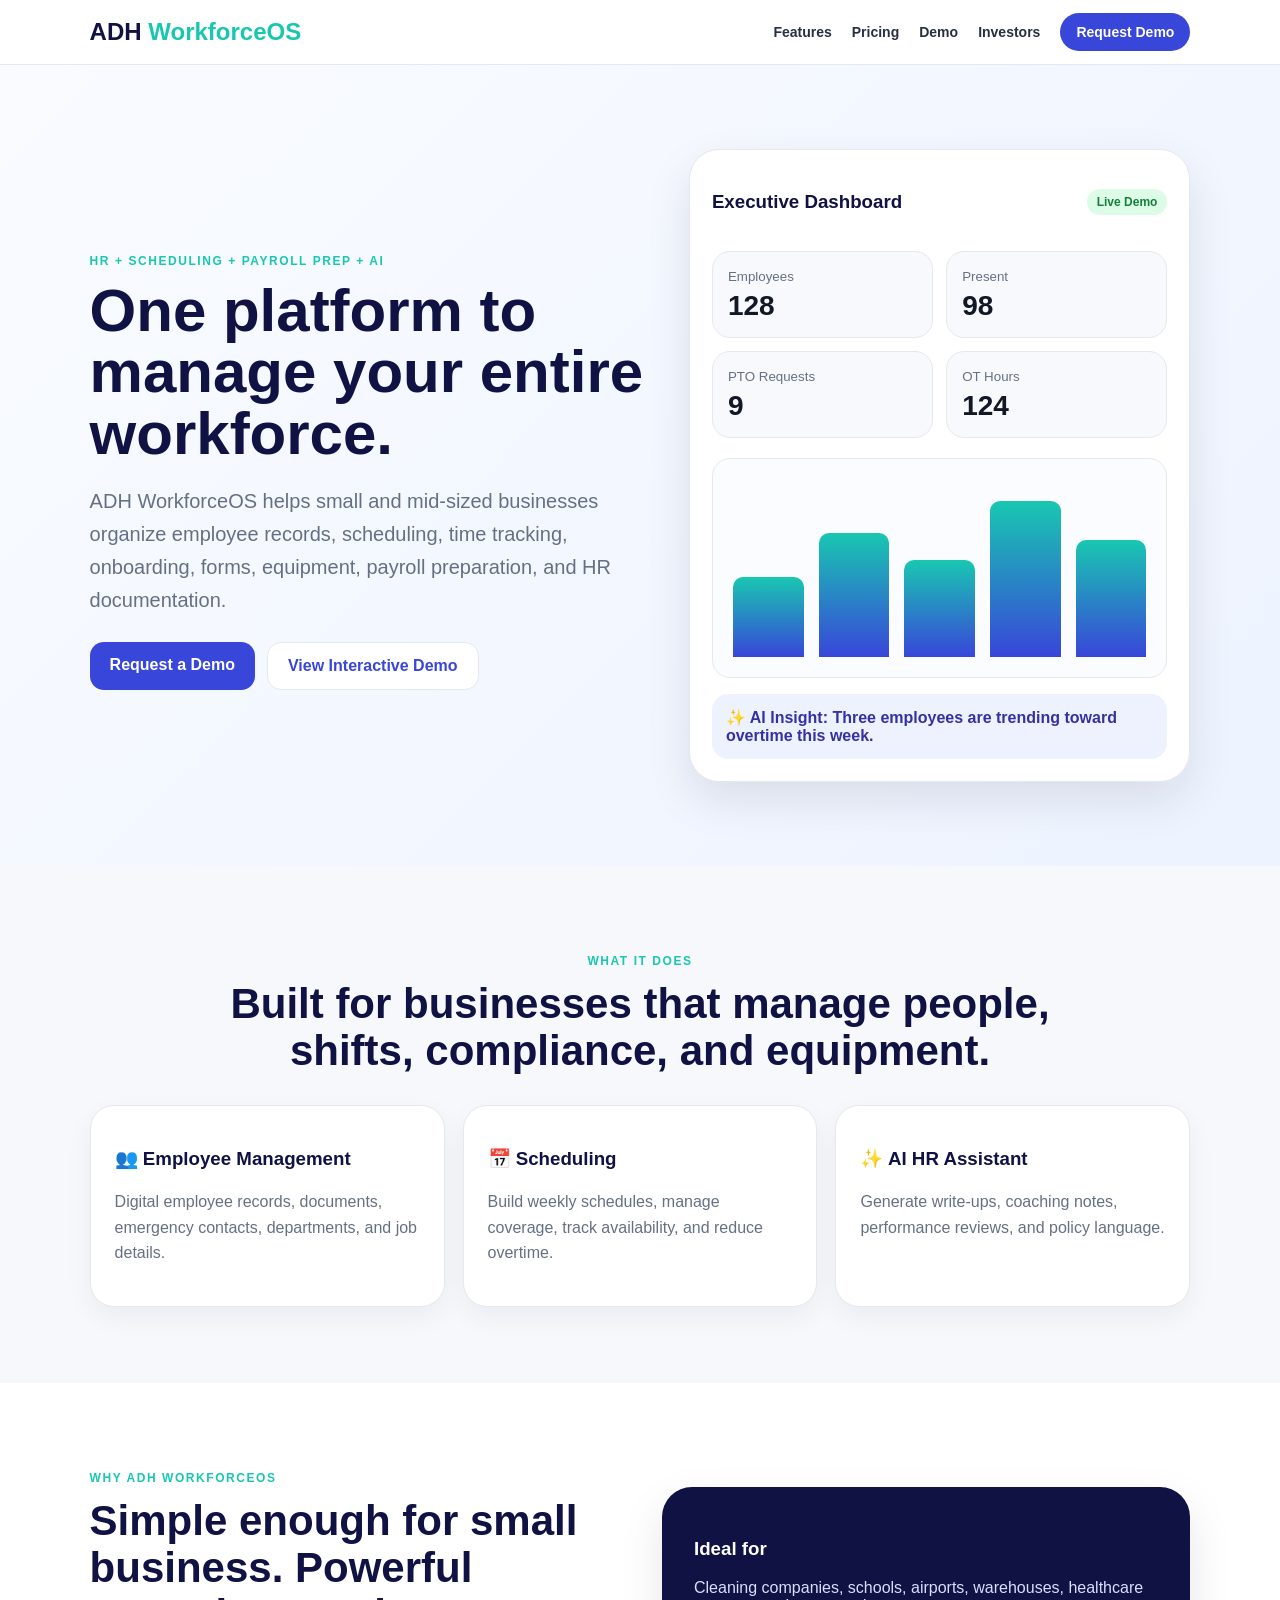
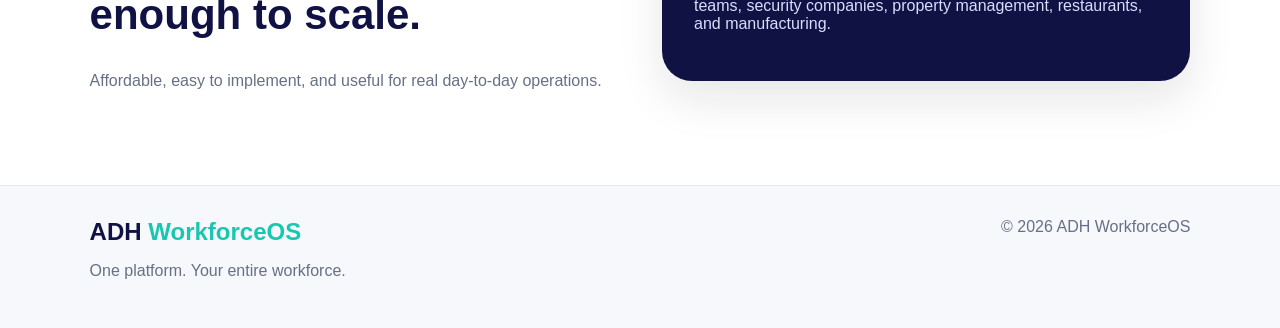
<file: index.html>
<!DOCTYPE html><html lang="en"><head><meta charset="UTF-8"><meta name="viewport" content="width=device-width, initial-scale=1.0"><title>Home | ADH WorkforceOS</title><link rel="stylesheet" href="styles.css"></head><body><header class="header"><a class="logo" href="index.html">ADH <span>WorkforceOS</span></a><nav class="nav"><a href="features.html">Features</a><a href="pricing.html">Pricing</a><a href="demo.html">Demo</a><a href="investors.html">Investors</a><a href="contact.html" class="cta">Request Demo</a></nav></header>
<section class="hero"><div><p class="eyebrow">HR + Scheduling + Payroll Prep + AI</p><h1>One platform to manage your entire workforce.</h1><p class="lead">ADH WorkforceOS helps small and mid-sized businesses organize employee records, scheduling, time tracking, onboarding, forms, equipment, payroll preparation, and HR documentation.</p><div class="actions"><a href="contact.html" class="btn primary">Request a Demo</a><a href="demo.html" class="btn secondary">View Interactive Demo</a></div></div><div class="dashboard"><div class="topline"><h3>Executive Dashboard</h3><span class="badge">Live Demo</span></div><div class="stats"><div class="stat"><small>Employees</small><b>128</b></div><div class="stat"><small>Present</small><b>98</b></div><div class="stat"><small>PTO Requests</small><b>9</b></div><div class="stat"><small>OT Hours</small><b>124</b></div></div><div class="chart"><div class="bar" style="height:45%"></div><div class="bar" style="height:70%"></div><div class="bar" style="height:55%"></div><div class="bar" style="height:88%"></div><div class="bar" style="height:66%"></div></div><div class="ai-note">✨ AI Insight: Three employees are trending toward overtime this week.</div></div></section>
<section class="section"><p class="eyebrow center">What It Does</p><h2>Built for businesses that manage people, shifts, compliance, and equipment.</h2><div class="grid"><div class="card"><h3>👥 Employee Management</h3><p>Digital employee records, documents, emergency contacts, departments, and job details.</p></div><div class="card"><h3>📅 Scheduling</h3><p>Build weekly schedules, manage coverage, track availability, and reduce overtime.</p></div><div class="card"><h3>✨ AI HR Assistant</h3><p>Generate write-ups, coaching notes, performance reviews, and policy language.</p></div></div></section>
<section class="section white"><div class="split"><div><p class="eyebrow">Why ADH WorkforceOS</p><h2 style="text-align:left">Simple enough for small business. Powerful enough to scale.</h2><p class="muted">Affordable, easy to implement, and useful for real day-to-day operations.</p></div><div class="panel"><h3>Ideal for</h3><p>Cleaning companies, schools, airports, warehouses, healthcare teams, security companies, property management, restaurants, and manufacturing.</p></div></div></section>
<footer class="footer"><div><b class="logo">ADH <span>WorkforceOS</span></b><p>One platform. Your entire workforce.</p></div><div>© 2026 ADH WorkforceOS</div></footer><script src="script.js"></script></body></html>
</file>
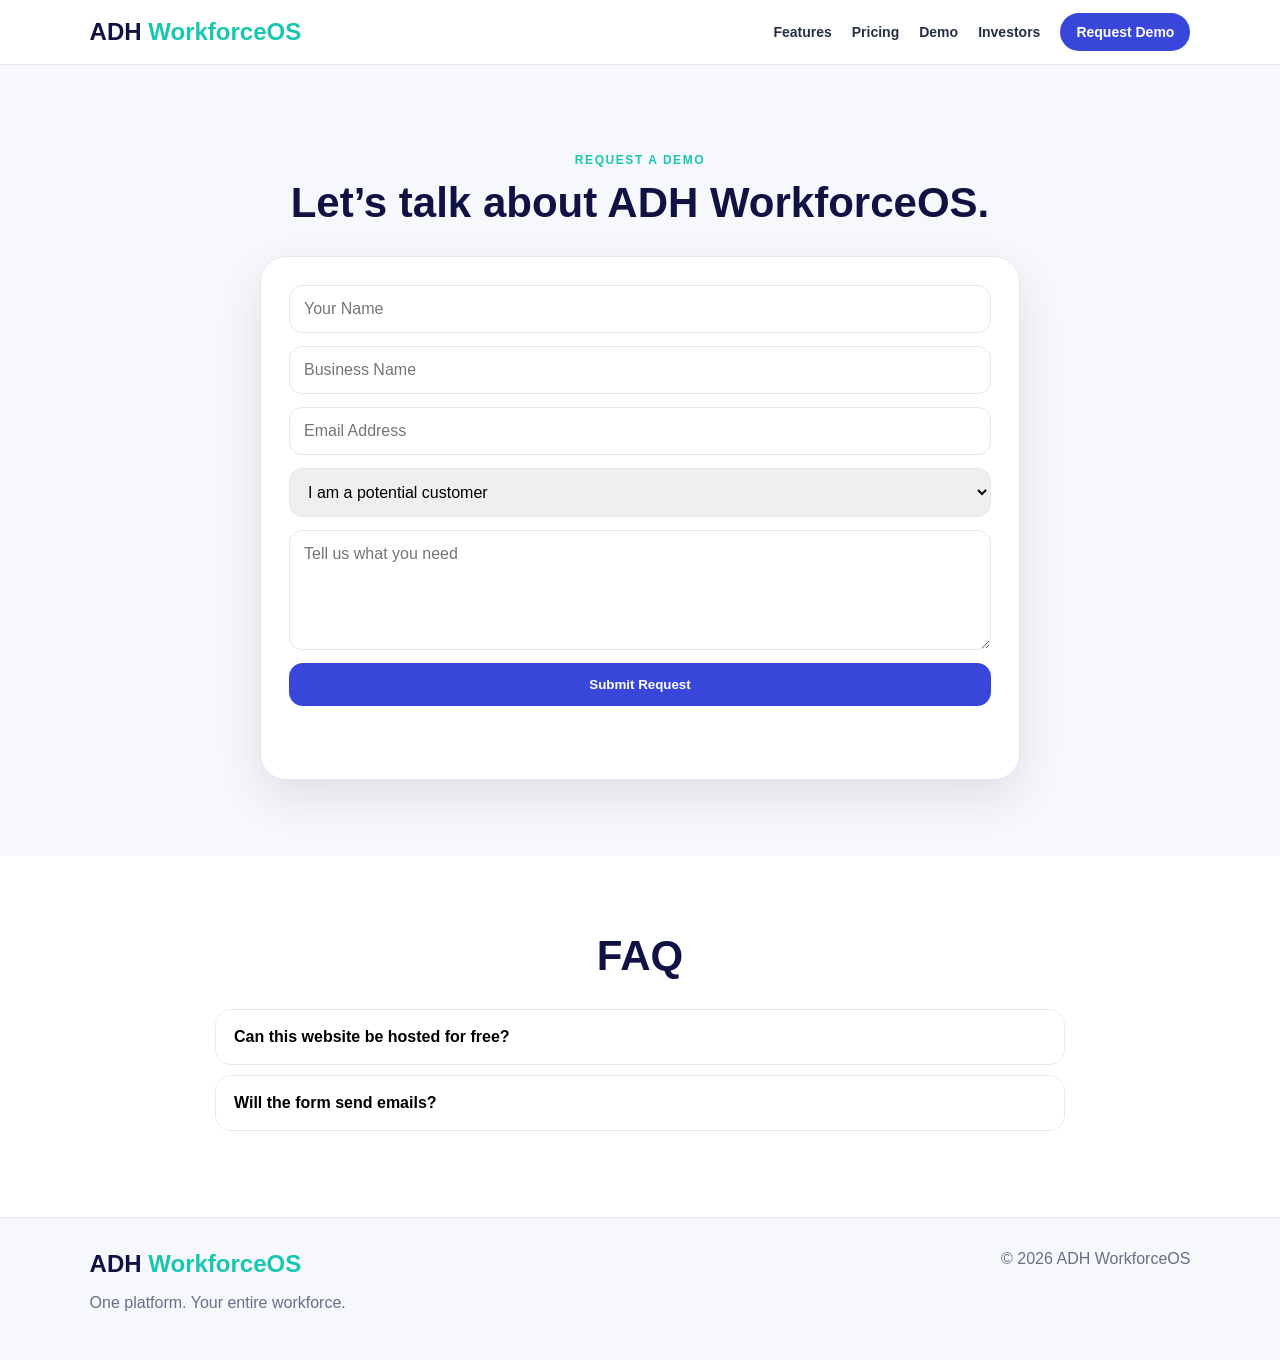
<file: contact.html>
<!DOCTYPE html><html lang="en"><head><meta charset="UTF-8"><meta name="viewport" content="width=device-width, initial-scale=1.0"><title>Contact | ADH WorkforceOS</title><link rel="stylesheet" href="styles.css"></head><body><header class="header"><a class="logo" href="index.html">ADH <span>WorkforceOS</span></a><nav class="nav"><a href="features.html">Features</a><a href="pricing.html">Pricing</a><a href="demo.html">Demo</a><a href="investors.html">Investors</a><a href="contact.html" class="cta">Request Demo</a></nav></header>
<section class="section"><p class="eyebrow center">Request a Demo</p><h2>Let’s talk about ADH WorkforceOS.</h2>
<form class="form" onsubmit="submitLead(event)"><input required placeholder="Your Name"><input required placeholder="Business Name"><input required type="email" placeholder="Email Address"><select><option>I am a potential customer</option><option>I am an investor</option><option>I am a partner</option></select><textarea placeholder="Tell us what you need"></textarea><button class="btn primary" type="submit">Submit Request</button><p id="leadMsg" class="muted"></p></form></section>
<section class="section white"><h2>FAQ</h2><div class="faq-item"><button onclick="toggleFAQ(this)">Can this website be hosted for free?</button><div class="faq-answer">Yes. This package is ready for GitHub Pages, which you are already using.</div></div><div class="faq-item"><button onclick="toggleFAQ(this)">Will the form send emails?</button><div class="faq-answer">The form is designed visually. To receive real emails, connect it to Formspree, Netlify Forms, or another form service.</div></div></section><footer class="footer"><div><b class="logo">ADH <span>WorkforceOS</span></b><p>One platform. Your entire workforce.</p></div><div>© 2026 ADH WorkforceOS</div></footer><script src="script.js"></script></body></html>
</file>
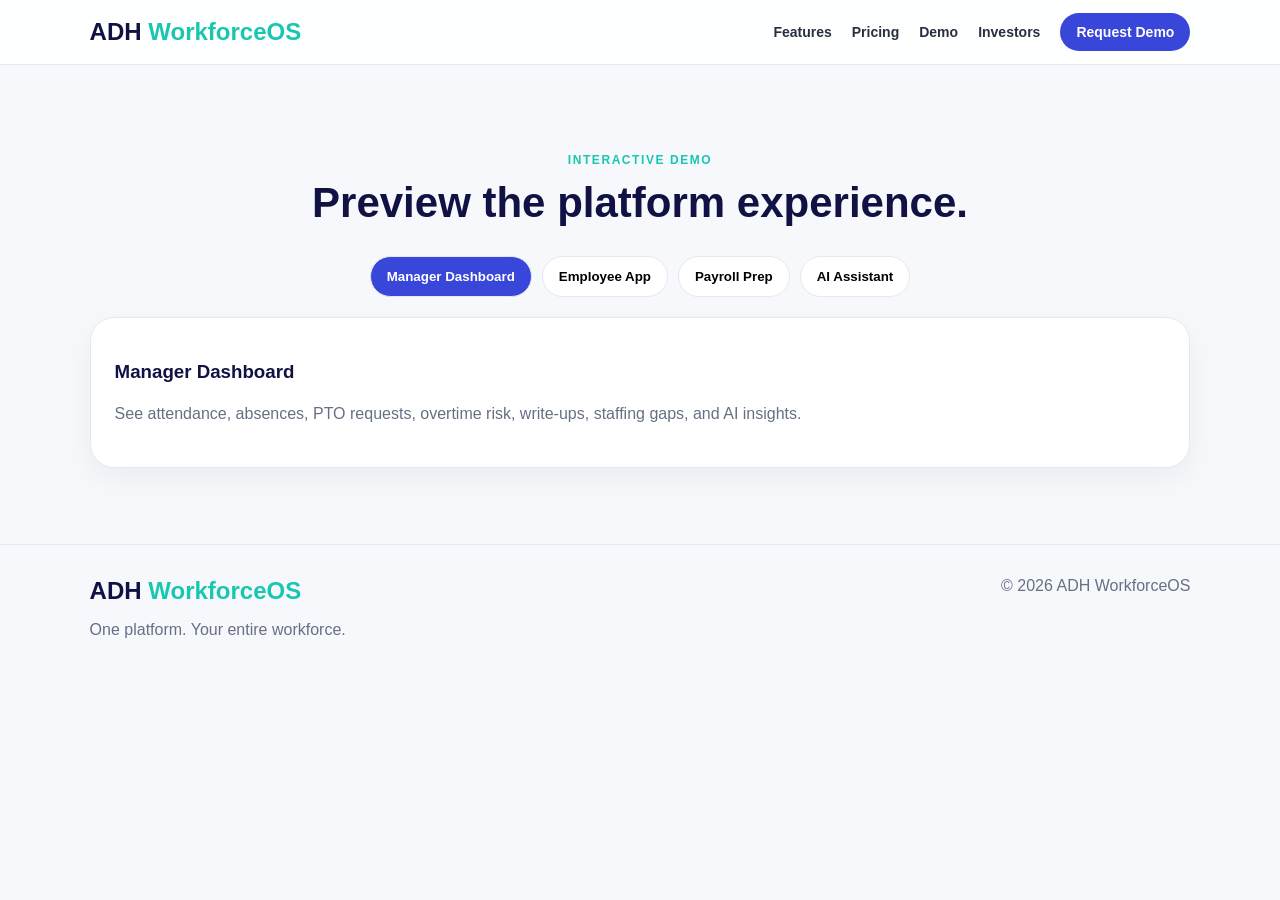
<file: demo.html>
<!DOCTYPE html><html lang="en"><head><meta charset="UTF-8"><meta name="viewport" content="width=device-width, initial-scale=1.0"><title>Demo | ADH WorkforceOS</title><link rel="stylesheet" href="styles.css"></head><body><header class="header"><a class="logo" href="index.html">ADH <span>WorkforceOS</span></a><nav class="nav"><a href="features.html">Features</a><a href="pricing.html">Pricing</a><a href="demo.html">Demo</a><a href="investors.html">Investors</a><a href="contact.html" class="cta">Request Demo</a></nav></header>
<section class="section"><p class="eyebrow center">Interactive Demo</p><h2>Preview the platform experience.</h2>
<div class="tabs"><button class="tab active" onclick="showDemo('manager',this)">Manager Dashboard</button><button class="tab" onclick="showDemo('employee',this)">Employee App</button><button class="tab" onclick="showDemo('payroll',this)">Payroll Prep</button><button class="tab" onclick="showDemo('ai',this)">AI Assistant</button></div>
<div id="manager" class="demo-screen active card"><h3>Manager Dashboard</h3><p>See attendance, absences, PTO requests, overtime risk, write-ups, staffing gaps, and AI insights.</p></div>
<div id="employee" class="demo-screen card"><h3>Employee App</h3><p>Employees can clock in, view schedules, request PTO, complete forms, and receive announcements.</p></div>
<div id="payroll" class="demo-screen card"><h3>Payroll Prep</h3><p>Review hours, overtime, PTO, deductions, and export payroll-ready files.</p></div>
<div id="ai" class="demo-screen card"><h3>AI HR Assistant</h3><textarea id="aiText" placeholder="Example: Write a professional corrective action for repeated tardiness."></textarea><br><br><button class="btn primary" onclick="aiGenerate()">Generate</button><p id="aiResult" class="muted">Your AI response will appear here.</p></div>
</section><footer class="footer"><div><b class="logo">ADH <span>WorkforceOS</span></b><p>One platform. Your entire workforce.</p></div><div>© 2026 ADH WorkforceOS</div></footer><script src="script.js"></script></body></html>
</file>
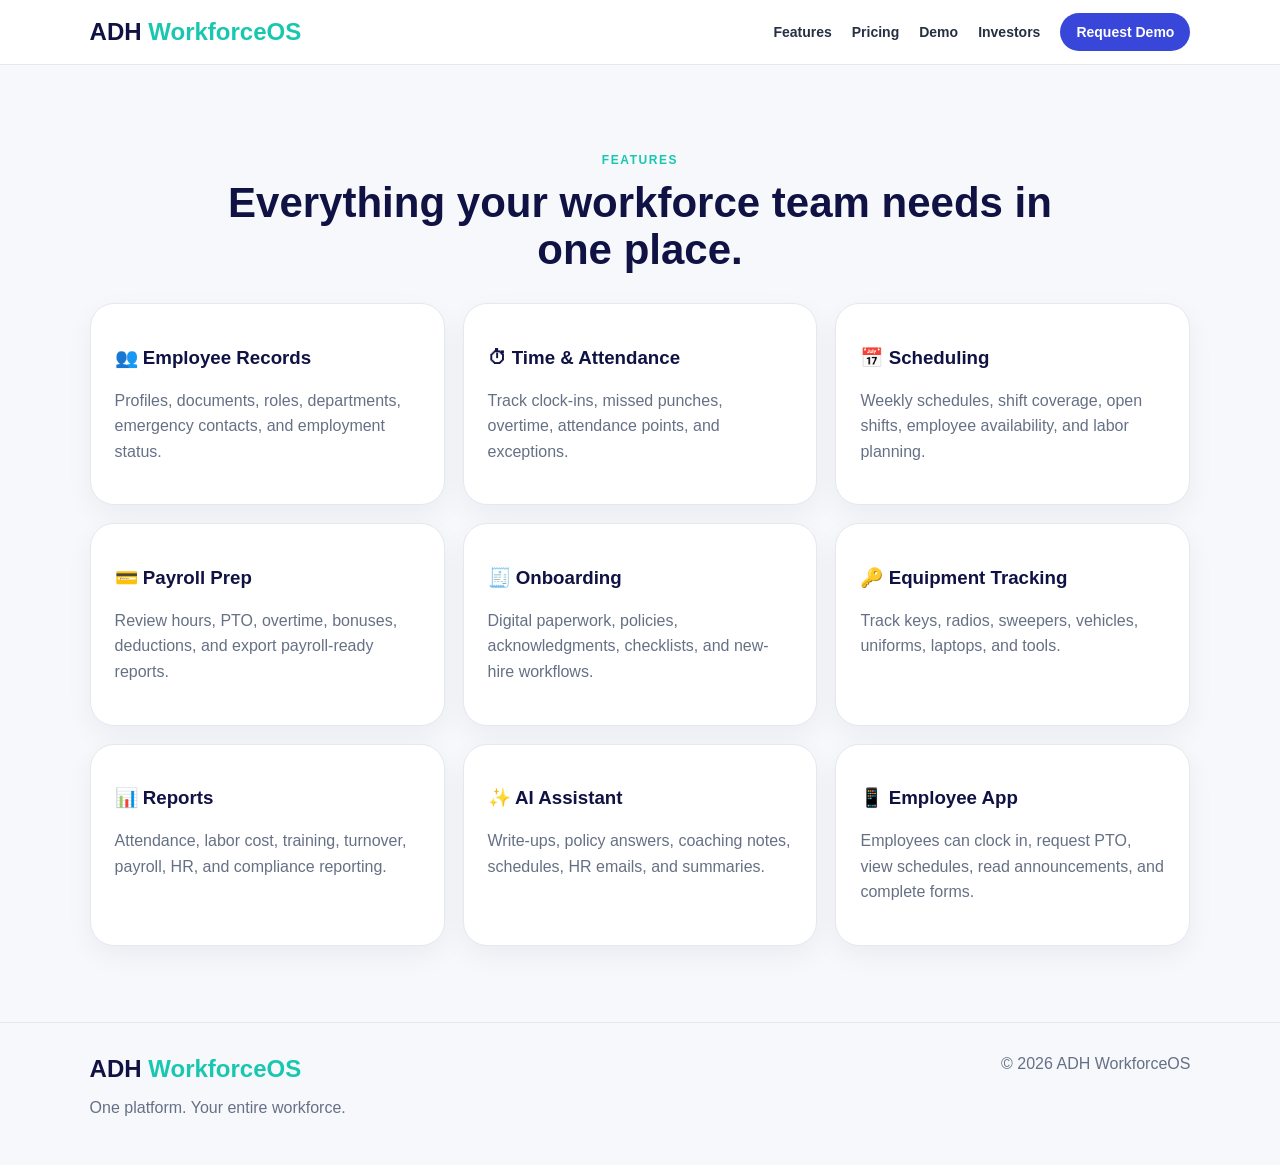
<file: features.html>
<!DOCTYPE html><html lang="en"><head><meta charset="UTF-8"><meta name="viewport" content="width=device-width, initial-scale=1.0"><title>Features | ADH WorkforceOS</title><link rel="stylesheet" href="styles.css"></head><body><header class="header"><a class="logo" href="index.html">ADH <span>WorkforceOS</span></a><nav class="nav"><a href="features.html">Features</a><a href="pricing.html">Pricing</a><a href="demo.html">Demo</a><a href="investors.html">Investors</a><a href="contact.html" class="cta">Request Demo</a></nav></header><section class="section"><p class="eyebrow center">Features</p><h2>Everything your workforce team needs in one place.</h2><div class="grid"><div class="card"><h3>👥 Employee Records</h3><p>Profiles, documents, roles, departments, emergency contacts, and employment status.</p></div><div class="card"><h3>⏱ Time & Attendance</h3><p>Track clock-ins, missed punches, overtime, attendance points, and exceptions.</p></div><div class="card"><h3>📅 Scheduling</h3><p>Weekly schedules, shift coverage, open shifts, employee availability, and labor planning.</p></div><div class="card"><h3>💳 Payroll Prep</h3><p>Review hours, PTO, overtime, bonuses, deductions, and export payroll-ready reports.</p></div><div class="card"><h3>🧾 Onboarding</h3><p>Digital paperwork, policies, acknowledgments, checklists, and new-hire workflows.</p></div><div class="card"><h3>🔑 Equipment Tracking</h3><p>Track keys, radios, sweepers, vehicles, uniforms, laptops, and tools.</p></div><div class="card"><h3>📊 Reports</h3><p>Attendance, labor cost, training, turnover, payroll, HR, and compliance reporting.</p></div><div class="card"><h3>✨ AI Assistant</h3><p>Write-ups, policy answers, coaching notes, schedules, HR emails, and summaries.</p></div><div class="card"><h3>📱 Employee App</h3><p>Employees can clock in, request PTO, view schedules, read announcements, and complete forms.</p></div></div></section><footer class="footer"><div><b class="logo">ADH <span>WorkforceOS</span></b><p>One platform. Your entire workforce.</p></div><div>© 2026 ADH WorkforceOS</div></footer><script src="script.js"></script></body></html>
</file>
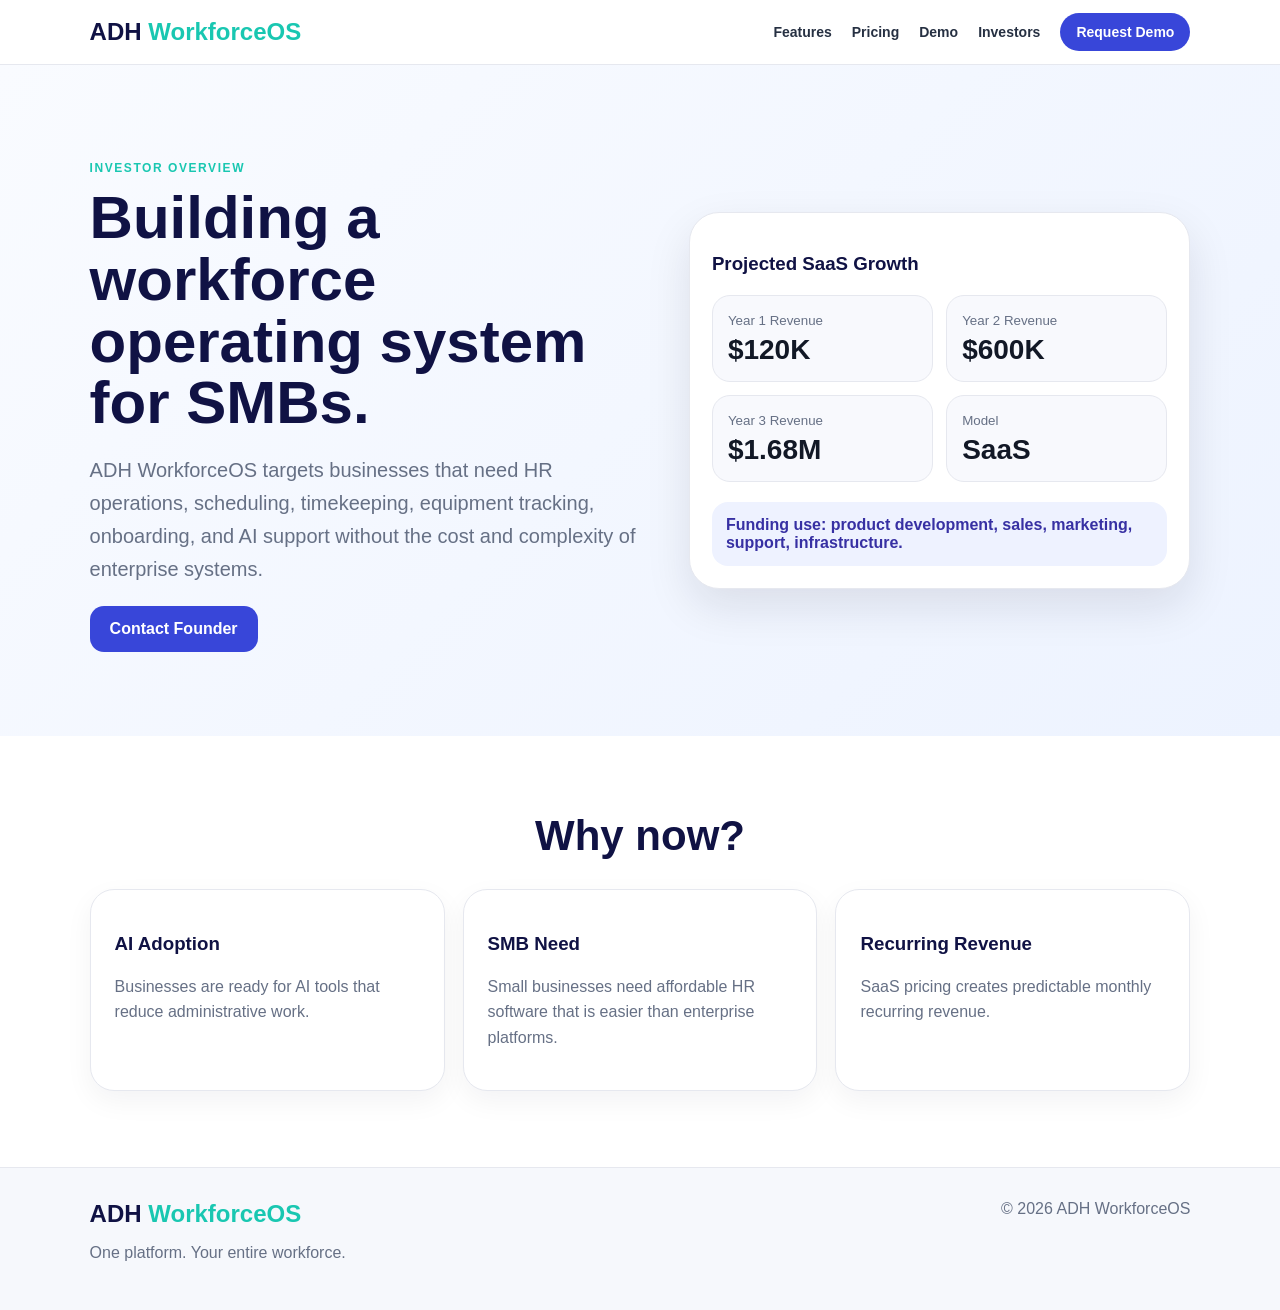
<file: investors.html>
<!DOCTYPE html><html lang="en"><head><meta charset="UTF-8"><meta name="viewport" content="width=device-width, initial-scale=1.0"><title>Investors | ADH WorkforceOS</title><link rel="stylesheet" href="styles.css"></head><body><header class="header"><a class="logo" href="index.html">ADH <span>WorkforceOS</span></a><nav class="nav"><a href="features.html">Features</a><a href="pricing.html">Pricing</a><a href="demo.html">Demo</a><a href="investors.html">Investors</a><a href="contact.html" class="cta">Request Demo</a></nav></header>
<section class="hero"><div><p class="eyebrow">Investor Overview</p><h1>Building a workforce operating system for SMBs.</h1><p class="lead">ADH WorkforceOS targets businesses that need HR operations, scheduling, timekeeping, equipment tracking, onboarding, and AI support without the cost and complexity of enterprise systems.</p><a class="btn primary" href="contact.html">Contact Founder</a></div><div class="dashboard"><h3>Projected SaaS Growth</h3><div class="stats"><div class="stat"><small>Year 1 Revenue</small><b>$120K</b></div><div class="stat"><small>Year 2 Revenue</small><b>$600K</b></div><div class="stat"><small>Year 3 Revenue</small><b>$1.68M</b></div><div class="stat"><small>Model</small><b>SaaS</b></div></div><div class="ai-note">Funding use: product development, sales, marketing, support, infrastructure.</div></div></section>
<section class="section white"><h2>Why now?</h2><div class="grid"><div class="card"><h3>AI Adoption</h3><p>Businesses are ready for AI tools that reduce administrative work.</p></div><div class="card"><h3>SMB Need</h3><p>Small businesses need affordable HR software that is easier than enterprise platforms.</p></div><div class="card"><h3>Recurring Revenue</h3><p>SaaS pricing creates predictable monthly recurring revenue.</p></div></div></section><footer class="footer"><div><b class="logo">ADH <span>WorkforceOS</span></b><p>One platform. Your entire workforce.</p></div><div>© 2026 ADH WorkforceOS</div></footer><script src="script.js"></script></body></html>
</file>
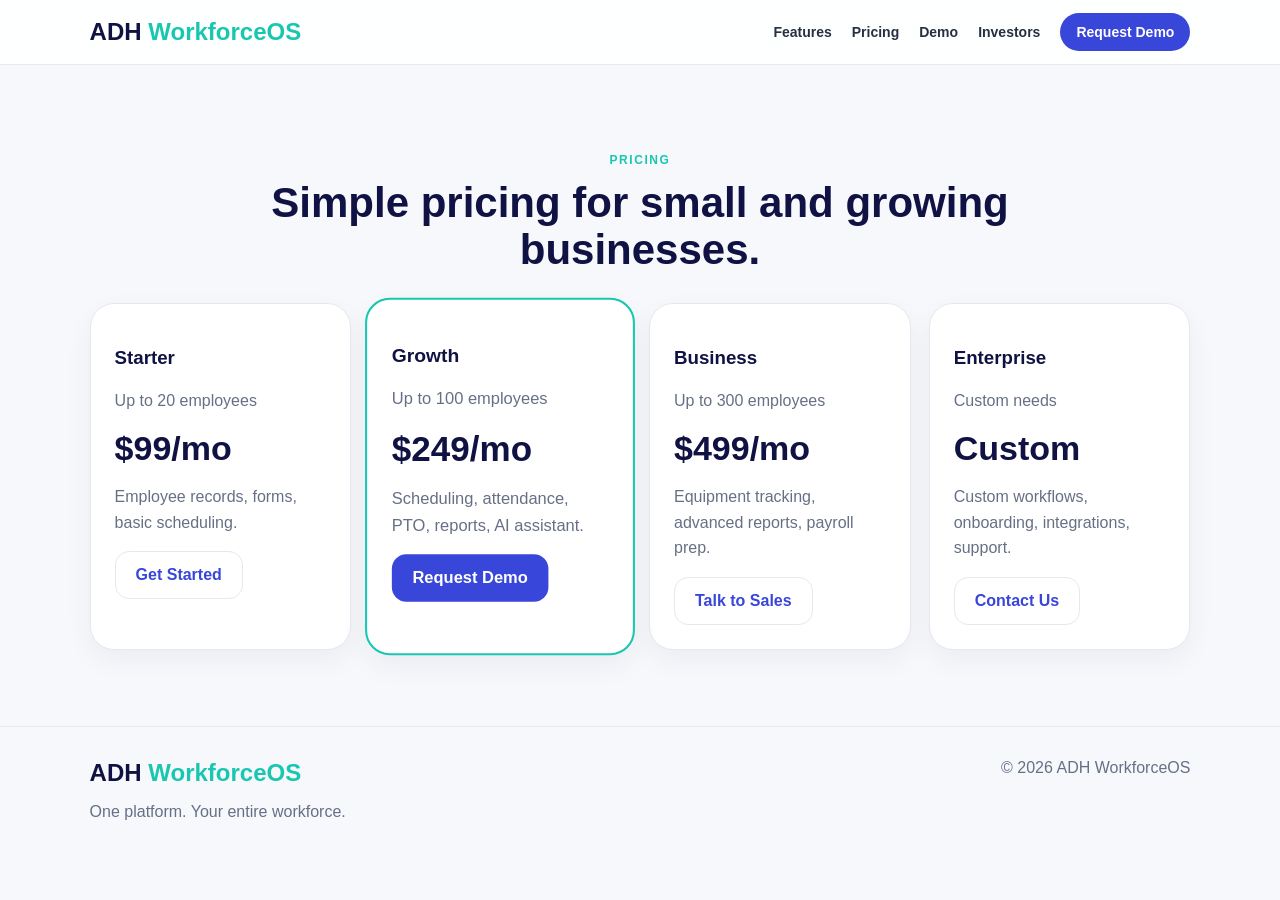
<file: pricing.html>
<!DOCTYPE html><html lang="en"><head><meta charset="UTF-8"><meta name="viewport" content="width=device-width, initial-scale=1.0"><title>Pricing | ADH WorkforceOS</title><link rel="stylesheet" href="styles.css"></head><body><header class="header"><a class="logo" href="index.html">ADH <span>WorkforceOS</span></a><nav class="nav"><a href="features.html">Features</a><a href="pricing.html">Pricing</a><a href="demo.html">Demo</a><a href="investors.html">Investors</a><a href="contact.html" class="cta">Request Demo</a></nav></header>
<section class="section"><p class="eyebrow center">Pricing</p><h2>Simple pricing for small and growing businesses.</h2><div class="grid4">
<div class="card price"><h3>Starter</h3><p>Up to 20 employees</p><h4>$99/mo</h4><p>Employee records, forms, basic scheduling.</p><a class="btn secondary" href="contact.html">Get Started</a></div>
<div class="card price featured"><h3>Growth</h3><p>Up to 100 employees</p><h4>$249/mo</h4><p>Scheduling, attendance, PTO, reports, AI assistant.</p><a class="btn primary" href="contact.html">Request Demo</a></div>
<div class="card price"><h3>Business</h3><p>Up to 300 employees</p><h4>$499/mo</h4><p>Equipment tracking, advanced reports, payroll prep.</p><a class="btn secondary" href="contact.html">Talk to Sales</a></div>
<div class="card price"><h3>Enterprise</h3><p>Custom needs</p><h4>Custom</h4><p>Custom workflows, onboarding, integrations, support.</p><a class="btn secondary" href="contact.html">Contact Us</a></div>
</div></section><footer class="footer"><div><b class="logo">ADH <span>WorkforceOS</span></b><p>One platform. Your entire workforce.</p></div><div>© 2026 ADH WorkforceOS</div></footer><script src="script.js"></script></body></html>
</file>
<file: styles.css>
:root{--navy:#101244;--blue:#3846d9;--teal:#19c7b1;--bg:#f6f8fc;--white:#fff;--text:#121826;--muted:#667085;--line:#e6e8ef;--shadow:0 18px 45px rgba(16,24,40,.10)}*{box-sizing:border-box}html{scroll-behavior:smooth}body{margin:0;font-family:Arial,Helvetica,sans-serif;background:var(--bg);color:var(--text)}a{text-decoration:none;color:inherit}.header{position:sticky;top:0;z-index:10;background:rgba(255,255,255,.94);border-bottom:1px solid var(--line);display:flex;justify-content:space-between;align-items:center;padding:18px 7%}.logo{font-size:24px;font-weight:900;color:var(--navy)}.logo span{color:var(--teal)}.nav a{margin-left:20px;color:#263042;font-weight:800;font-size:14px}.nav .cta{background:var(--blue);color:white;padding:11px 16px;border-radius:999px}.btn{display:inline-block;border:0;border-radius:14px;padding:14px 20px;font-weight:900;cursor:pointer}.primary{background:var(--blue);color:white}.secondary{background:white;color:var(--blue);border:1px solid var(--line)}.hero{padding:84px 7%;display:grid;grid-template-columns:1.05fr .95fr;gap:45px;align-items:center;background:linear-gradient(135deg,#f9fbff,#edf3ff)}.eyebrow{color:var(--teal);font-weight:900;text-transform:uppercase;letter-spacing:.13em;font-size:12px}h1{font-size:60px;line-height:1.03;margin:12px 0 18px;color:var(--navy)}h2{font-size:42px;line-height:1.12;text-align:center;margin:0 auto 30px;color:var(--navy);max-width:900px}h3{color:var(--navy)}.lead{font-size:20px;line-height:1.65;color:var(--muted);max-width:700px}.actions{display:flex;gap:12px;flex-wrap:wrap;margin-top:25px}.dashboard{background:white;border:1px solid var(--line);border-radius:30px;padding:22px;box-shadow:var(--shadow)}.topline{display:flex;justify-content:space-between;align-items:center}.badge{background:#dcfce7;color:#15803d;border-radius:999px;padding:6px 10px;font-weight:900;font-size:12px}.stats{display:grid;grid-template-columns:repeat(2,1fr);gap:13px;margin:20px 0}.stat{background:#f8f9fd;border:1px solid var(--line);border-radius:18px;padding:15px}.stat small{color:var(--muted)}.stat b{font-size:28px;display:block;margin-top:5px}.chart{height:220px;border:1px solid var(--line);border-radius:18px;background:#fbfcff;display:flex;align-items:end;gap:15px;padding:20px}.bar{flex:1;border-radius:10px 10px 0 0;background:linear-gradient(180deg,var(--teal),var(--blue))}.ai-note{margin-top:16px;background:#eef2ff;color:#3730a3;border-radius:16px;padding:14px;font-weight:800}.section{padding:76px 7%}.white{background:white}.center{text-align:center}.grid{display:grid;grid-template-columns:repeat(3,1fr);gap:18px}.grid4{display:grid;grid-template-columns:repeat(4,1fr);gap:18px}.card{background:white;border:1px solid var(--line);border-radius:24px;padding:24px;box-shadow:0 10px 28px rgba(16,24,40,.05)}.card p,.muted,li{color:var(--muted);line-height:1.6}.split{display:grid;grid-template-columns:1fr 1fr;gap:44px;align-items:center}.panel{background:var(--navy);color:white;border-radius:30px;padding:32px;box-shadow:var(--shadow)}.panel h2,.panel h3{color:white;text-align:left}.panel p{color:#d9defd}.price h4{font-size:34px;margin:10px 0;color:var(--navy)}.featured{border:2px solid var(--teal);transform:scale(1.03)}.form{max-width:760px;margin:auto;background:white;border:1px solid var(--line);border-radius:26px;padding:28px;box-shadow:var(--shadow);display:grid;gap:13px}input,textarea,select{padding:14px;border:1px solid var(--line);border-radius:13px;font:inherit}textarea{height:120px}.footer{padding:32px 7%;border-top:1px solid var(--line);display:flex;justify-content:space-between;gap:20px;flex-wrap:wrap;color:var(--muted)}.tabs{display:flex;justify-content:center;gap:10px;flex-wrap:wrap;margin:20px 0}.tab{border:1px solid var(--line);background:white;padding:12px 16px;border-radius:999px;font-weight:900;cursor:pointer}.tab.active{background:var(--blue);color:white}.demo-screen{display:none}.demo-screen.active{display:block}.faq-item{background:white;border:1px solid var(--line);border-radius:16px;margin:10px auto;max-width:850px;overflow:hidden}.faq-item button{width:100%;padding:18px;background:white;border:0;text-align:left;font-weight:900;font-size:16px}.faq-answer{display:none;padding:0 18px 18px;color:var(--muted);line-height:1.6}.faq-item.open .faq-answer{display:block}@media(max-width:950px){.hero,.split,.grid,.grid4{grid-template-columns:1fr}.nav{display:none}h1{font-size:40px}h2{font-size:31px}.featured{transform:none}}
</file>
